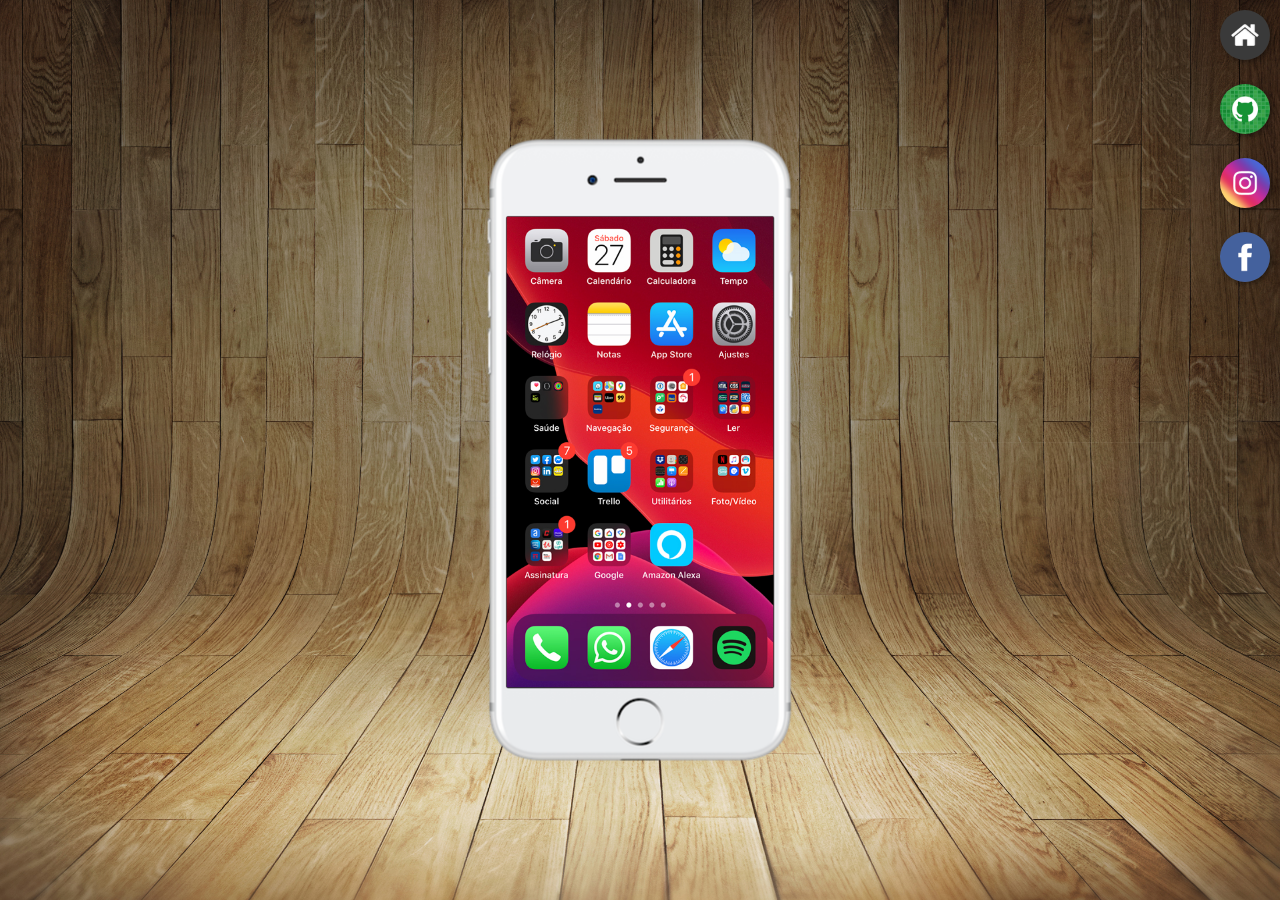
<file: index.html>
<!DOCTYPE html>
<html lang="pt-br">
<head>
    <meta charset="UTF-8">
    <meta http-equiv="X-UA-Compatible" content="IE=edge">
    <meta name="viewport" content="width=device-width, initial-scale=1.0">
    <link rel="shortcut icon" href="favicon.ico" type="image/x-icon">
    <title>Projeto Redes Sociais</title>
    <link rel="stylesheet" href="estilos/style.css">
</head>
<body>
    <main>
        <section id="telefone">
            <iframe src="home.html" name="tela" id="tela" frameborder="0">
                Seu navegador nao e compativel com isso.
            </iframe>
        </section>
        <section id="redes-sociais">
            <a href="home.html" target="tela"><img src="imagens/logo-home.jpg" alt="Home"></a><br>
            <!--<a href="youtube.html" target="tela"><img src="imagens/logo-youtube.jpg" alt="YouTube"></a><br>-->
            <a href="github.html" target="tela"><img src="imagens/logo-github.jpg" alt="GitHub"></a><br>
            <a href="instagram.html" target="tela"><img src="imagens/logo-instagram.jpg" alt="Instagram"></a><br>
           <!--
            <a href="twitter.html" target="tela"><img src="imagens/logo-twitter.jpg" alt="Twitter"></a><br>
           --> 
            <a href="facebook.html" target="tela"><img src="imagens/logo-facebook.jpg" alt="Facebook"></a>
        </section>
    </main>
</body>
</html>
</file>
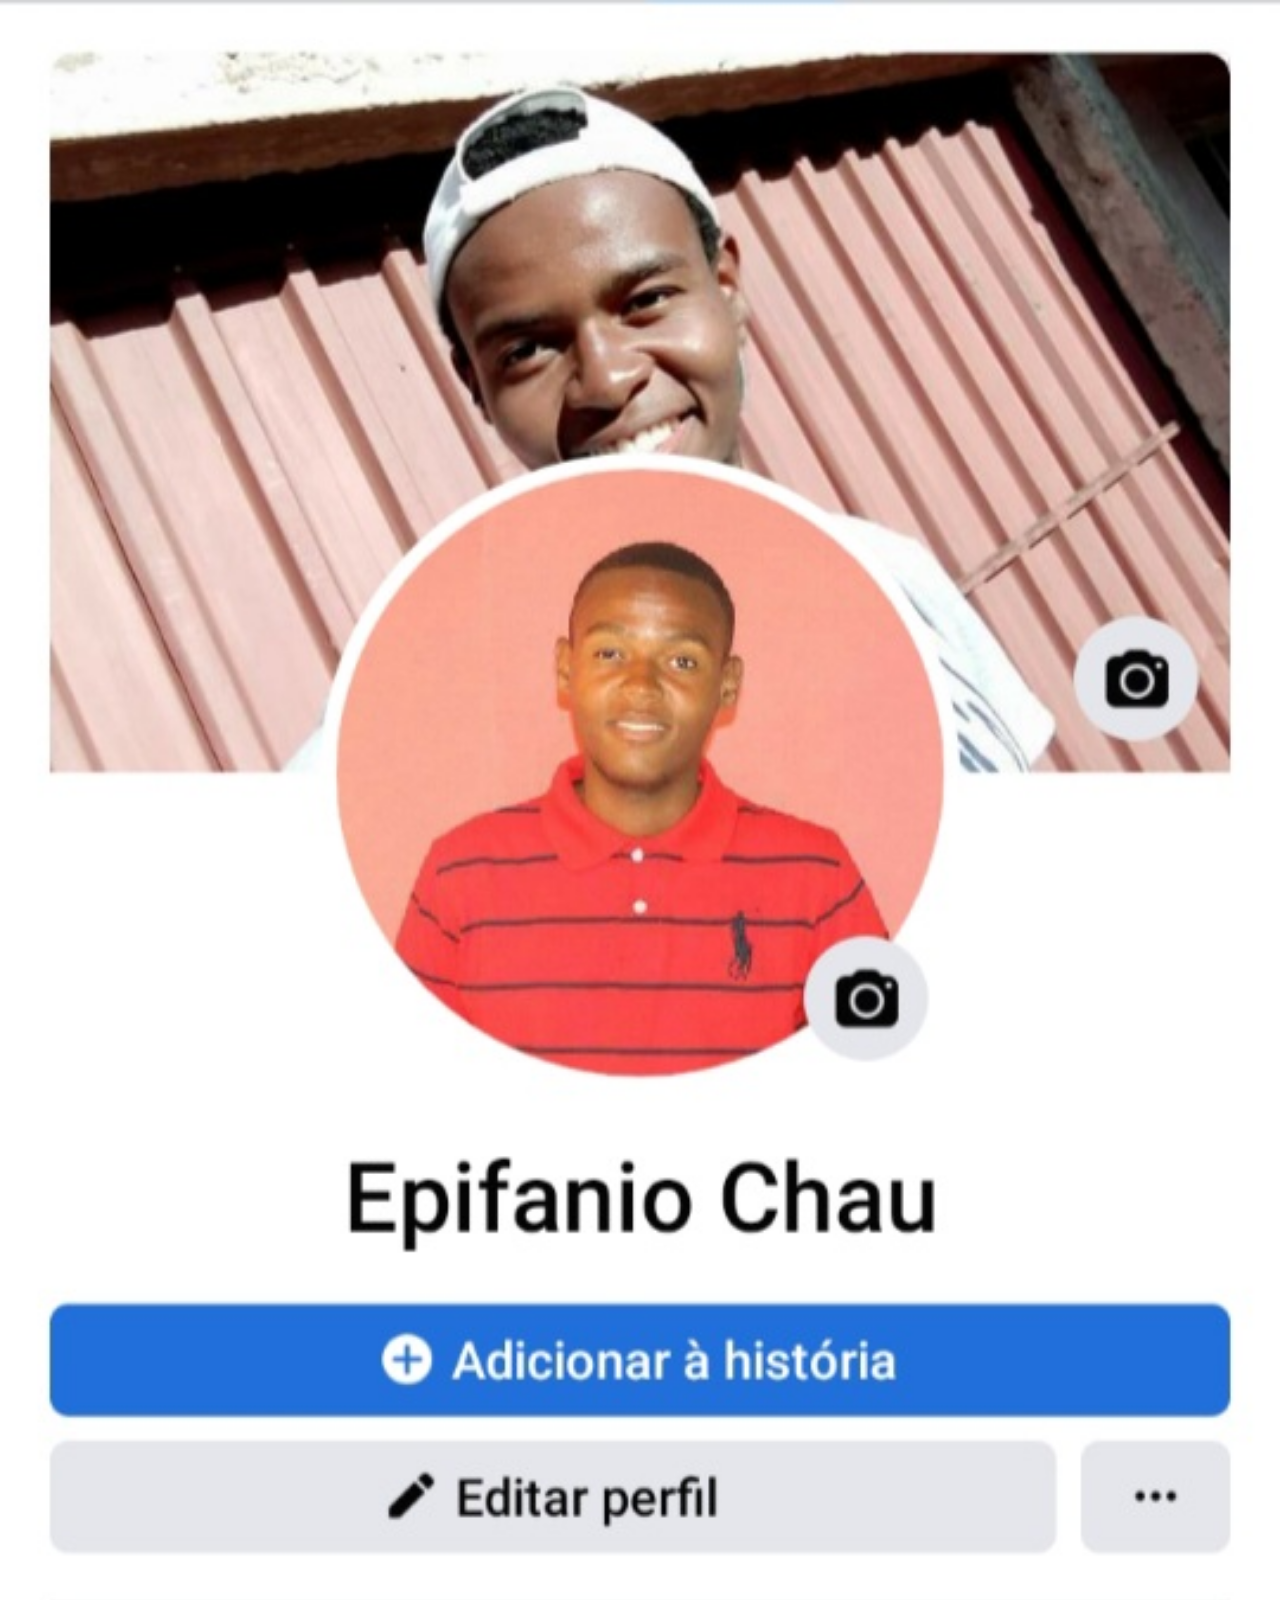
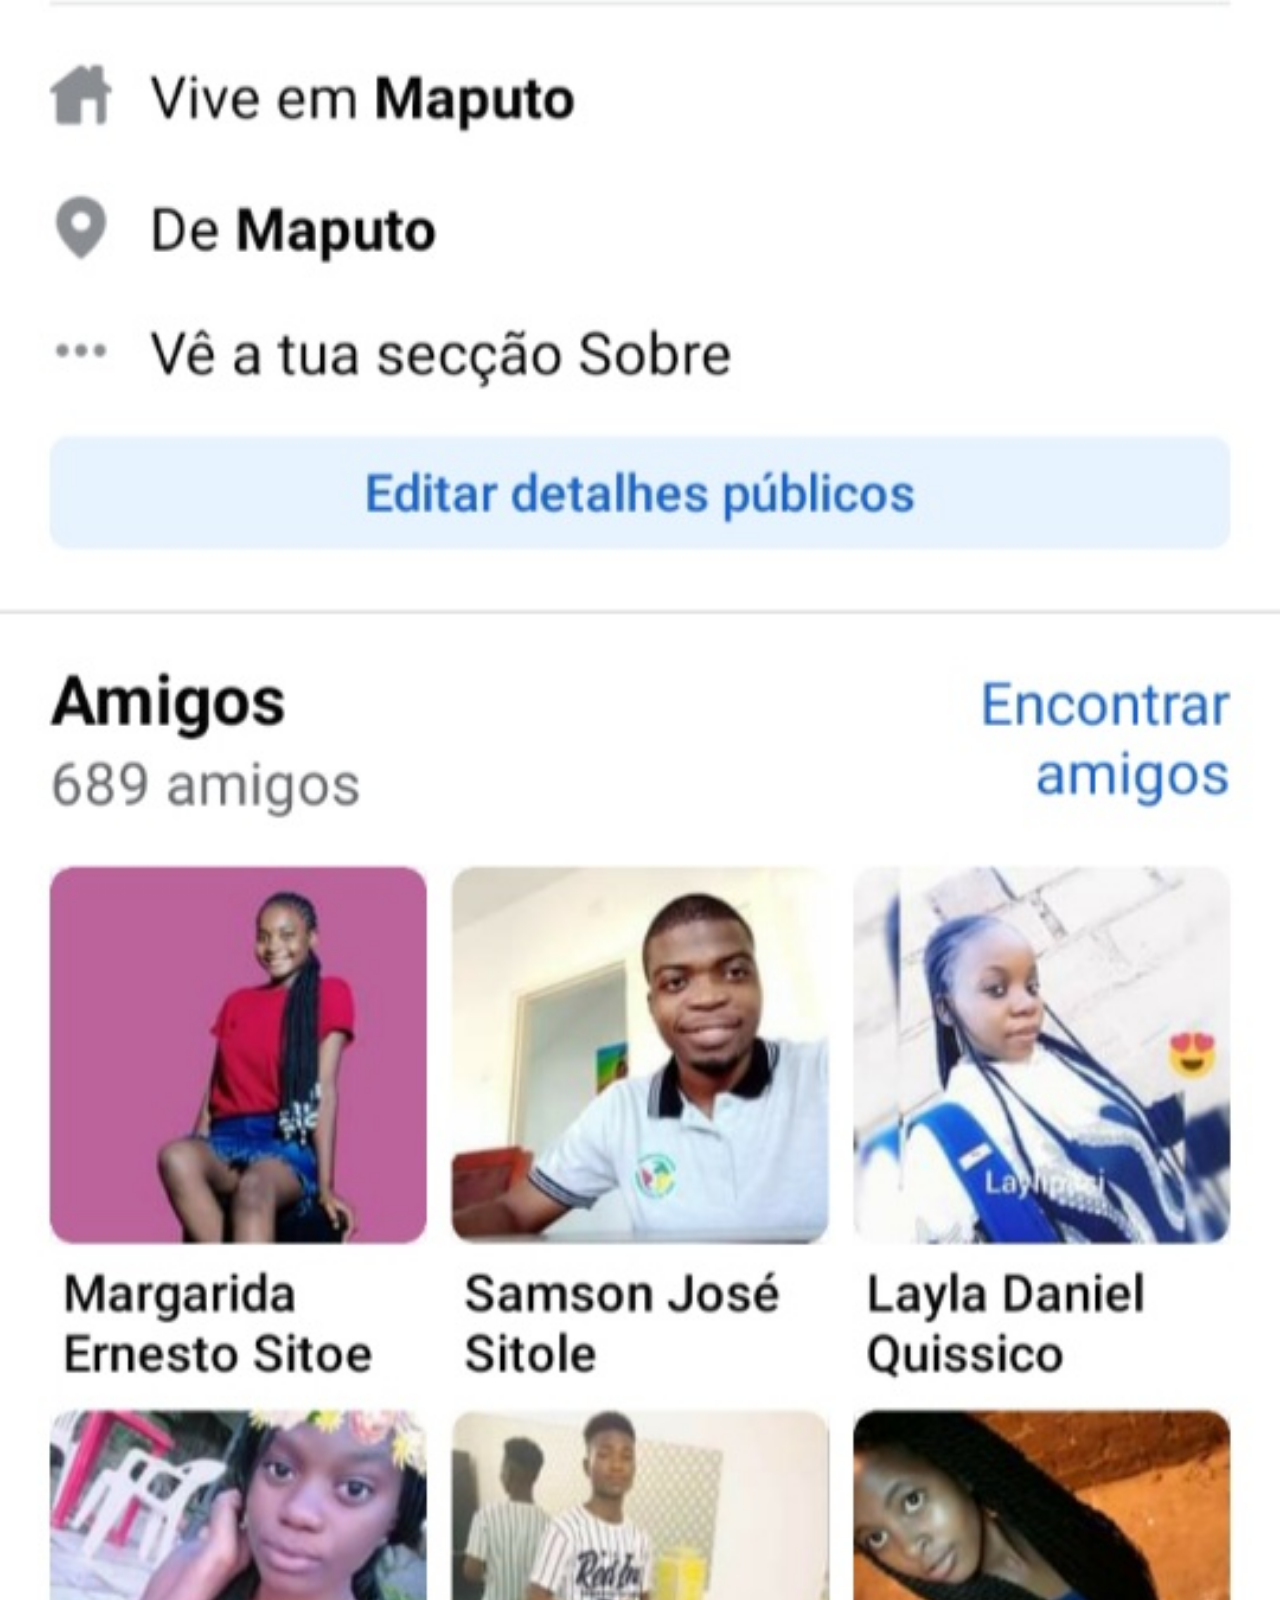
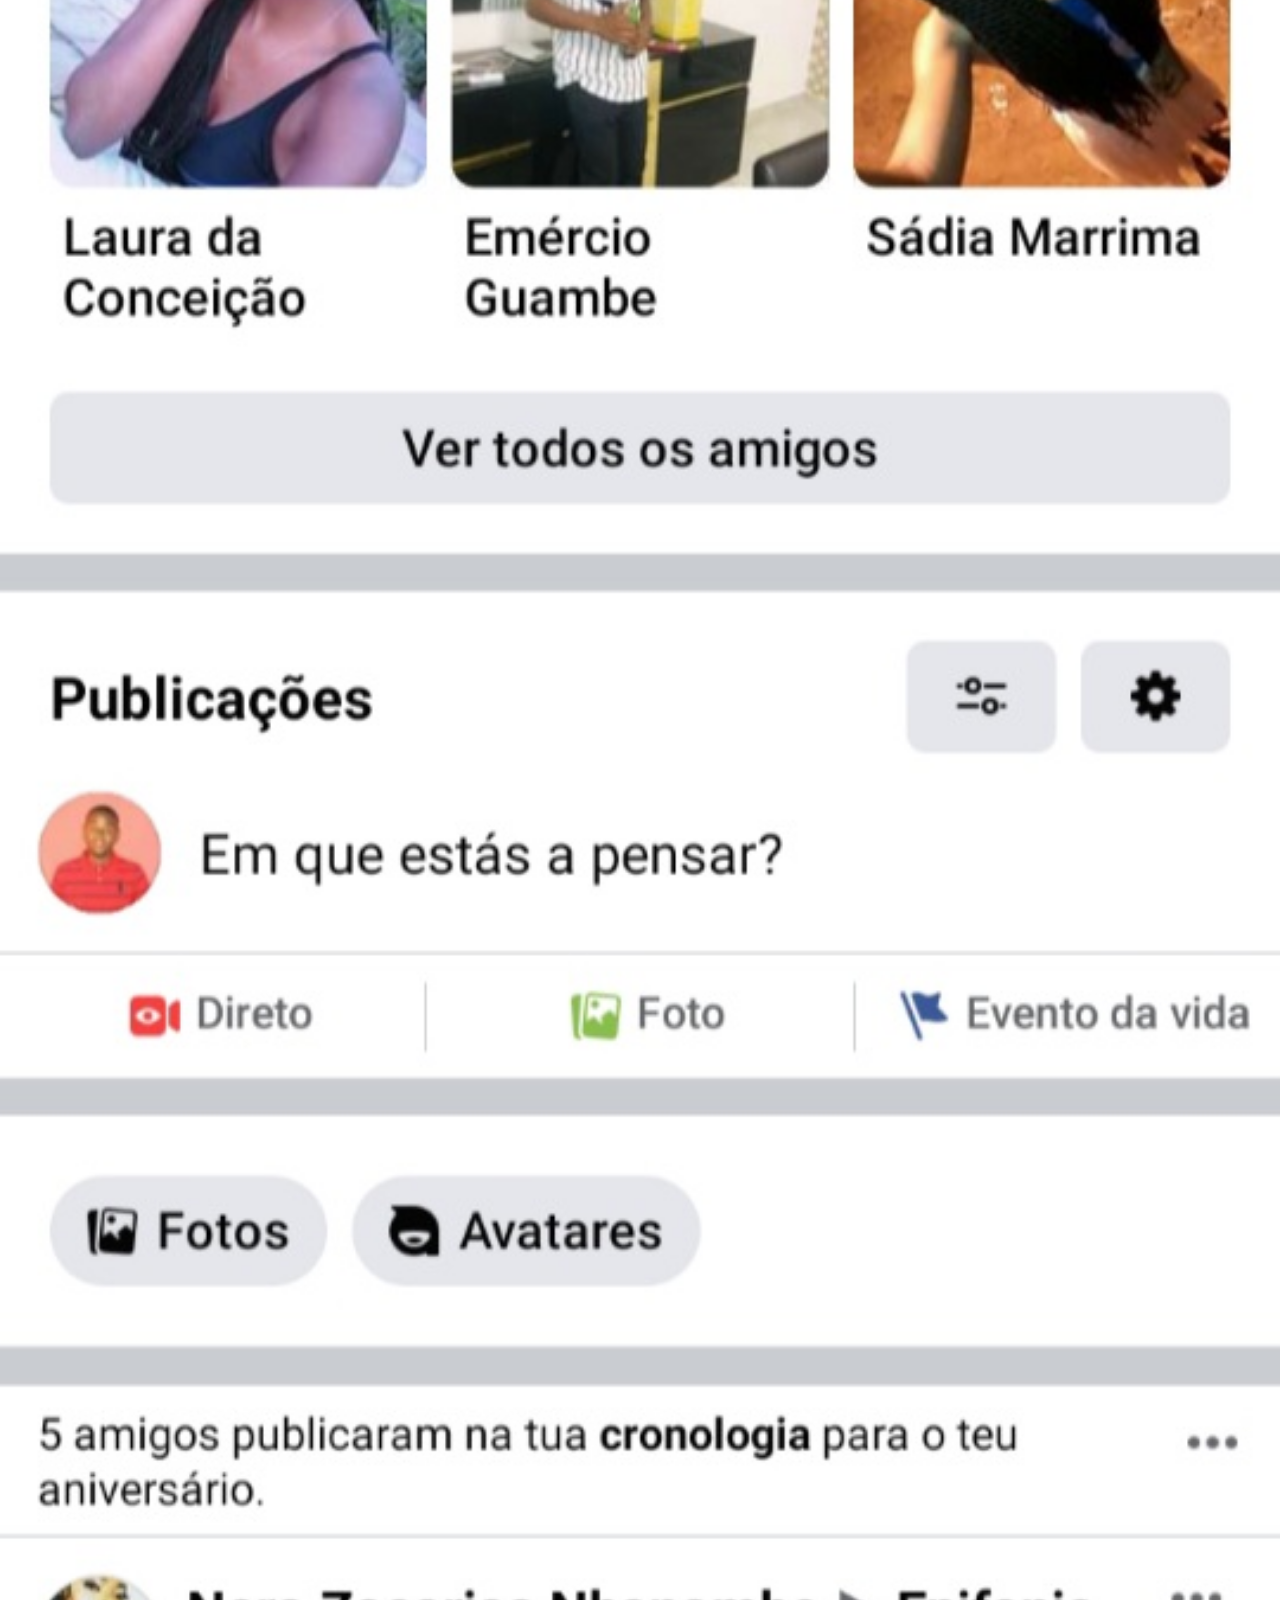
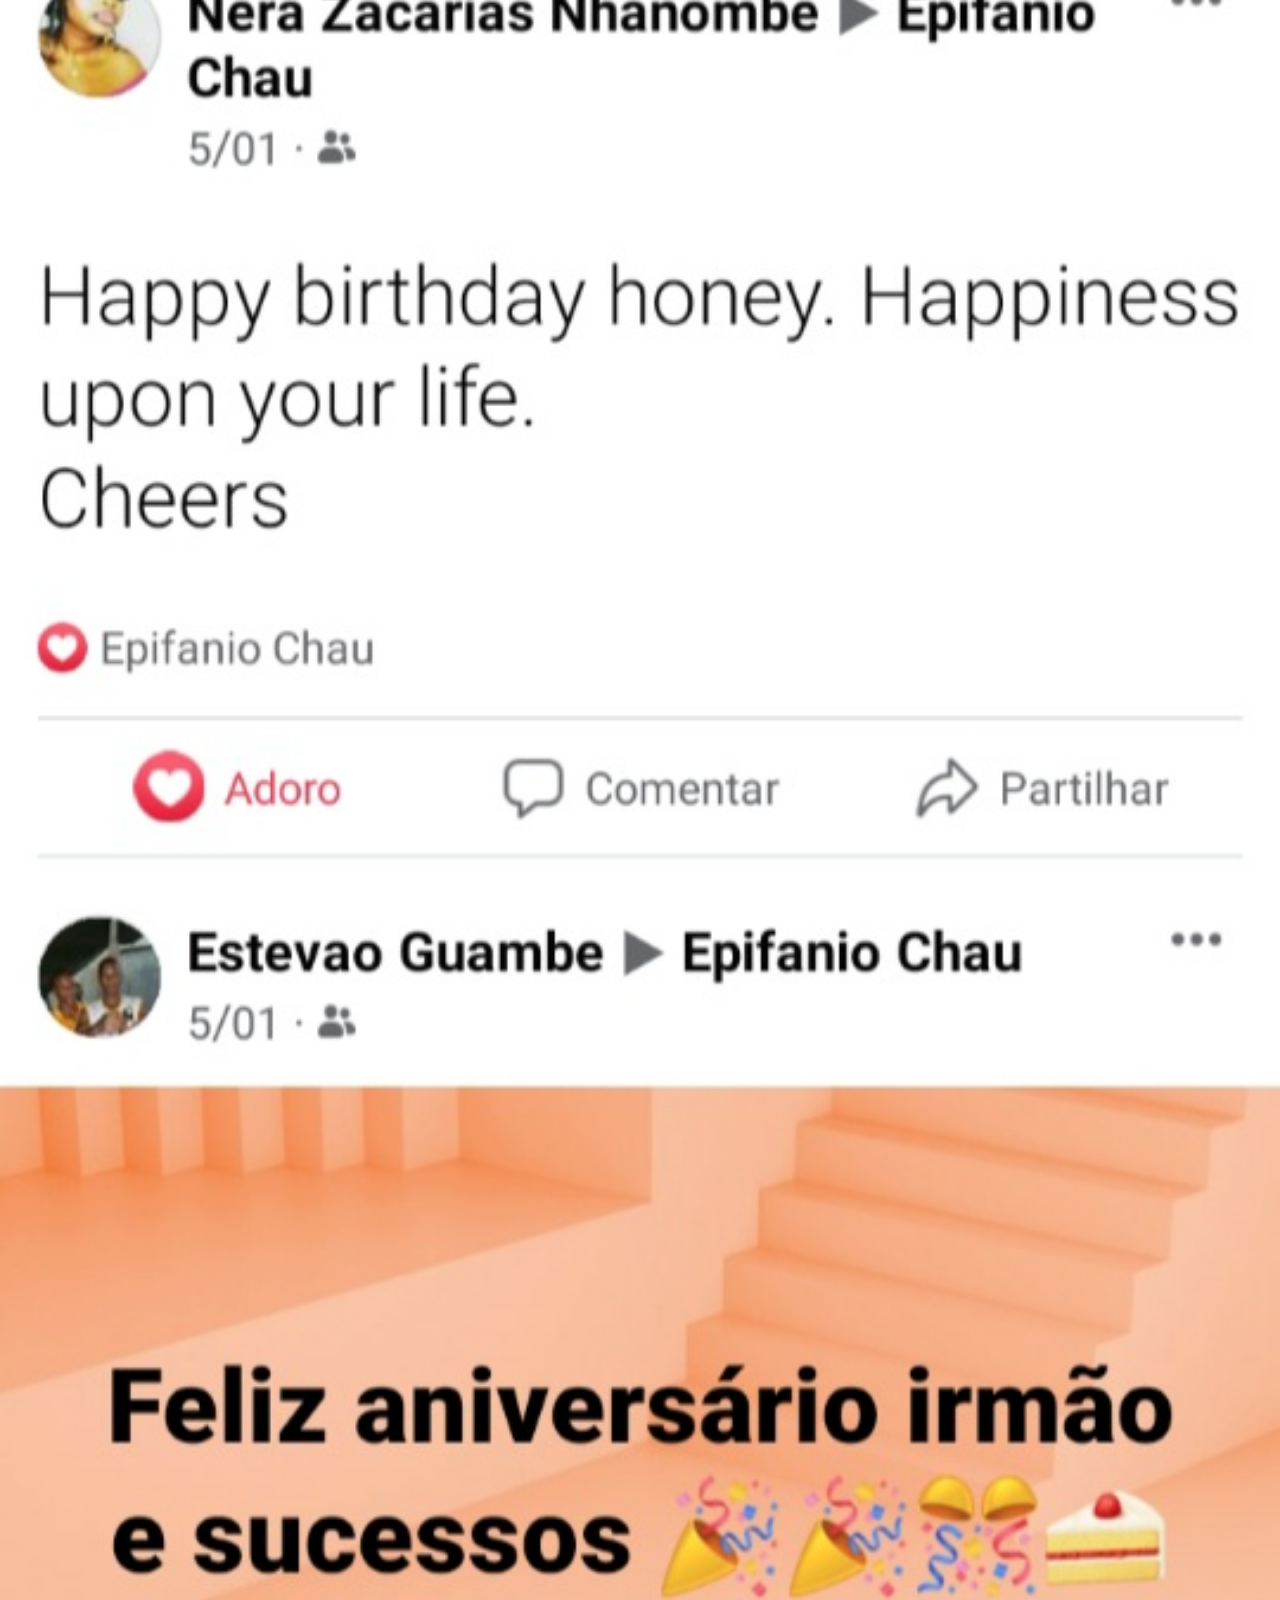
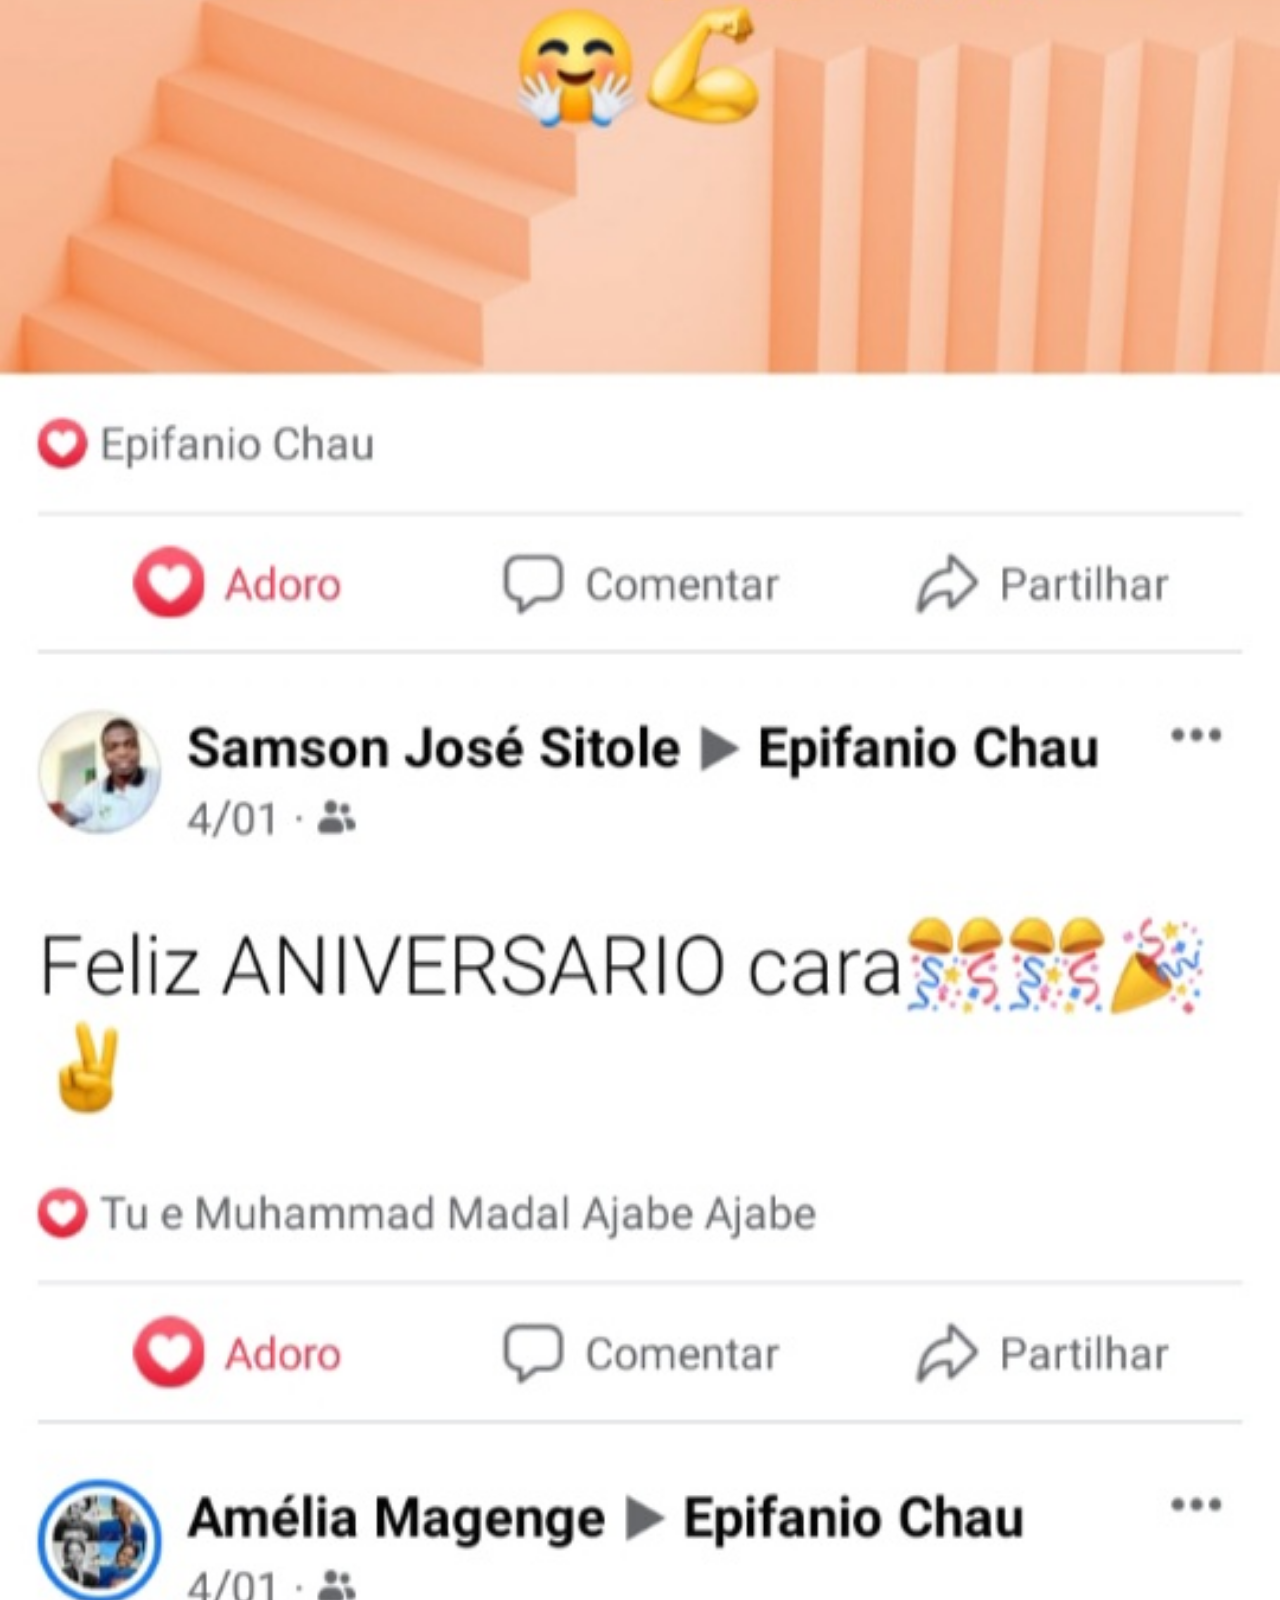
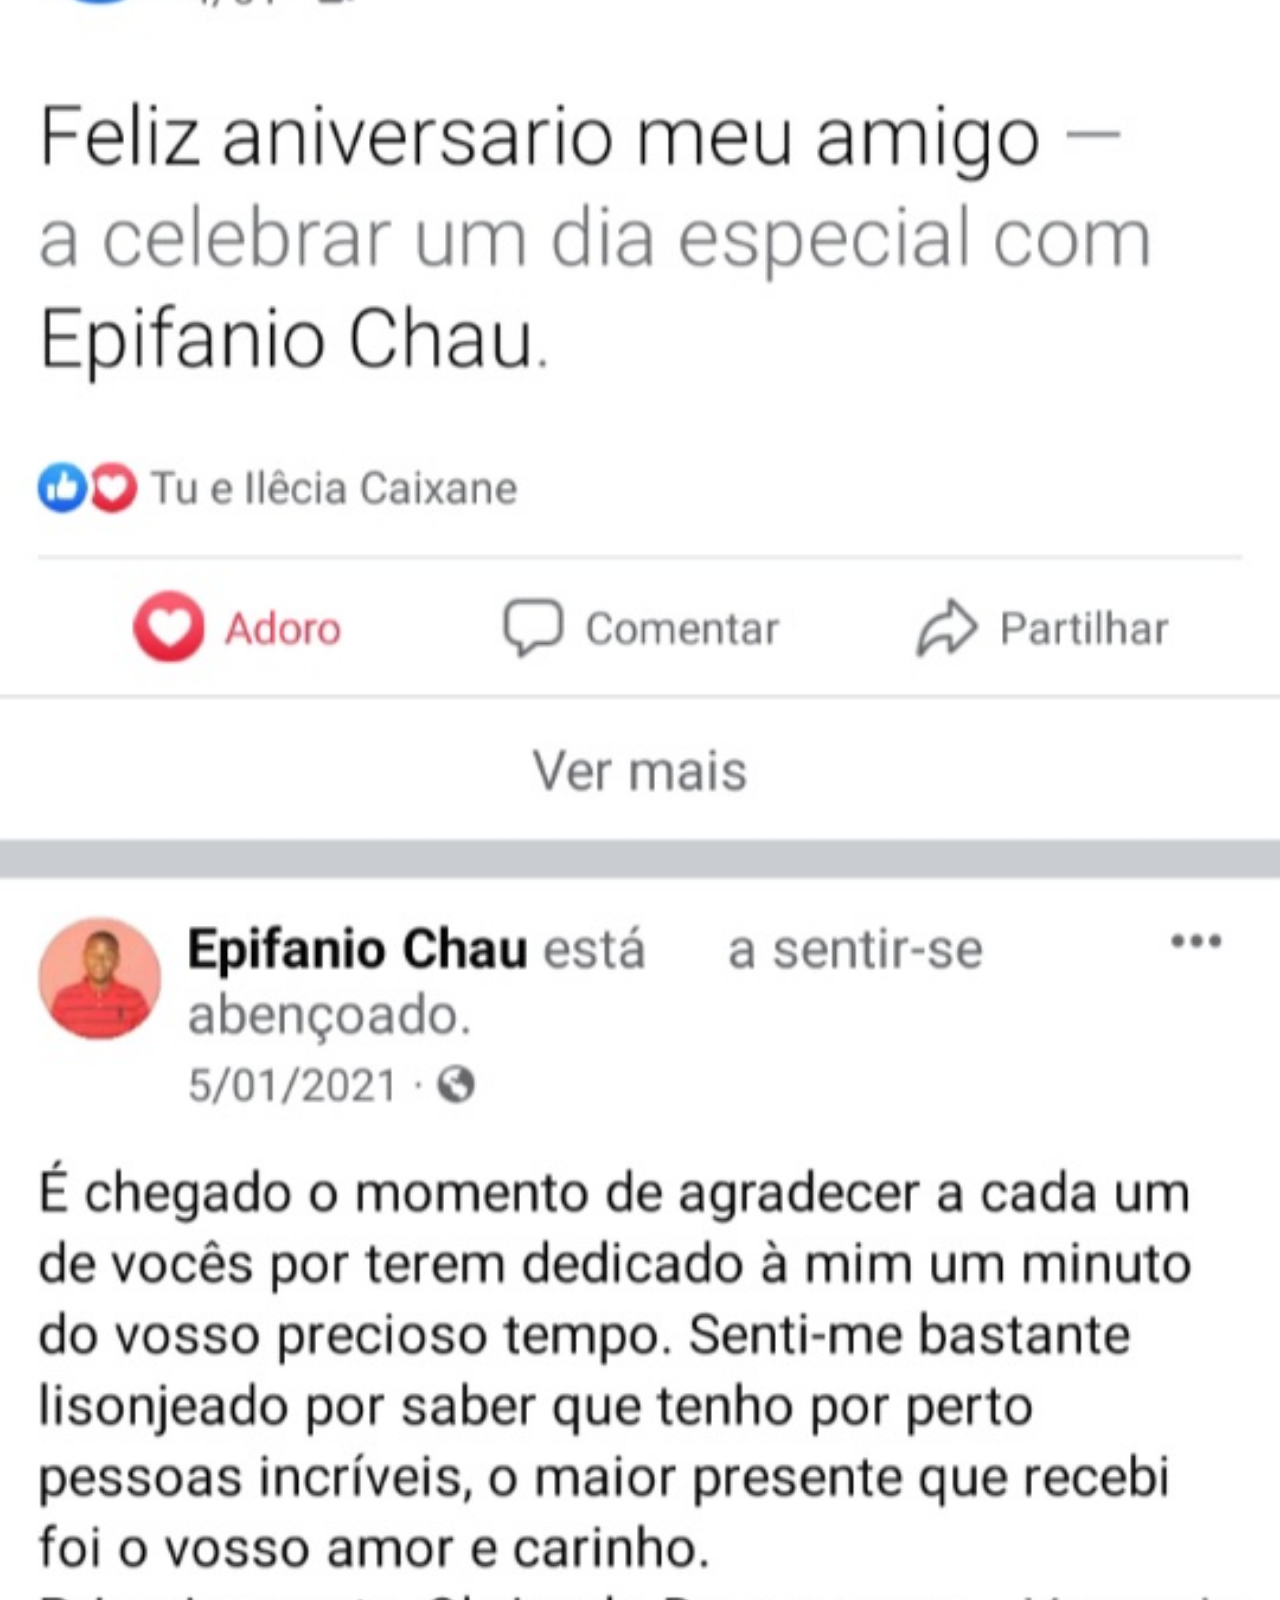
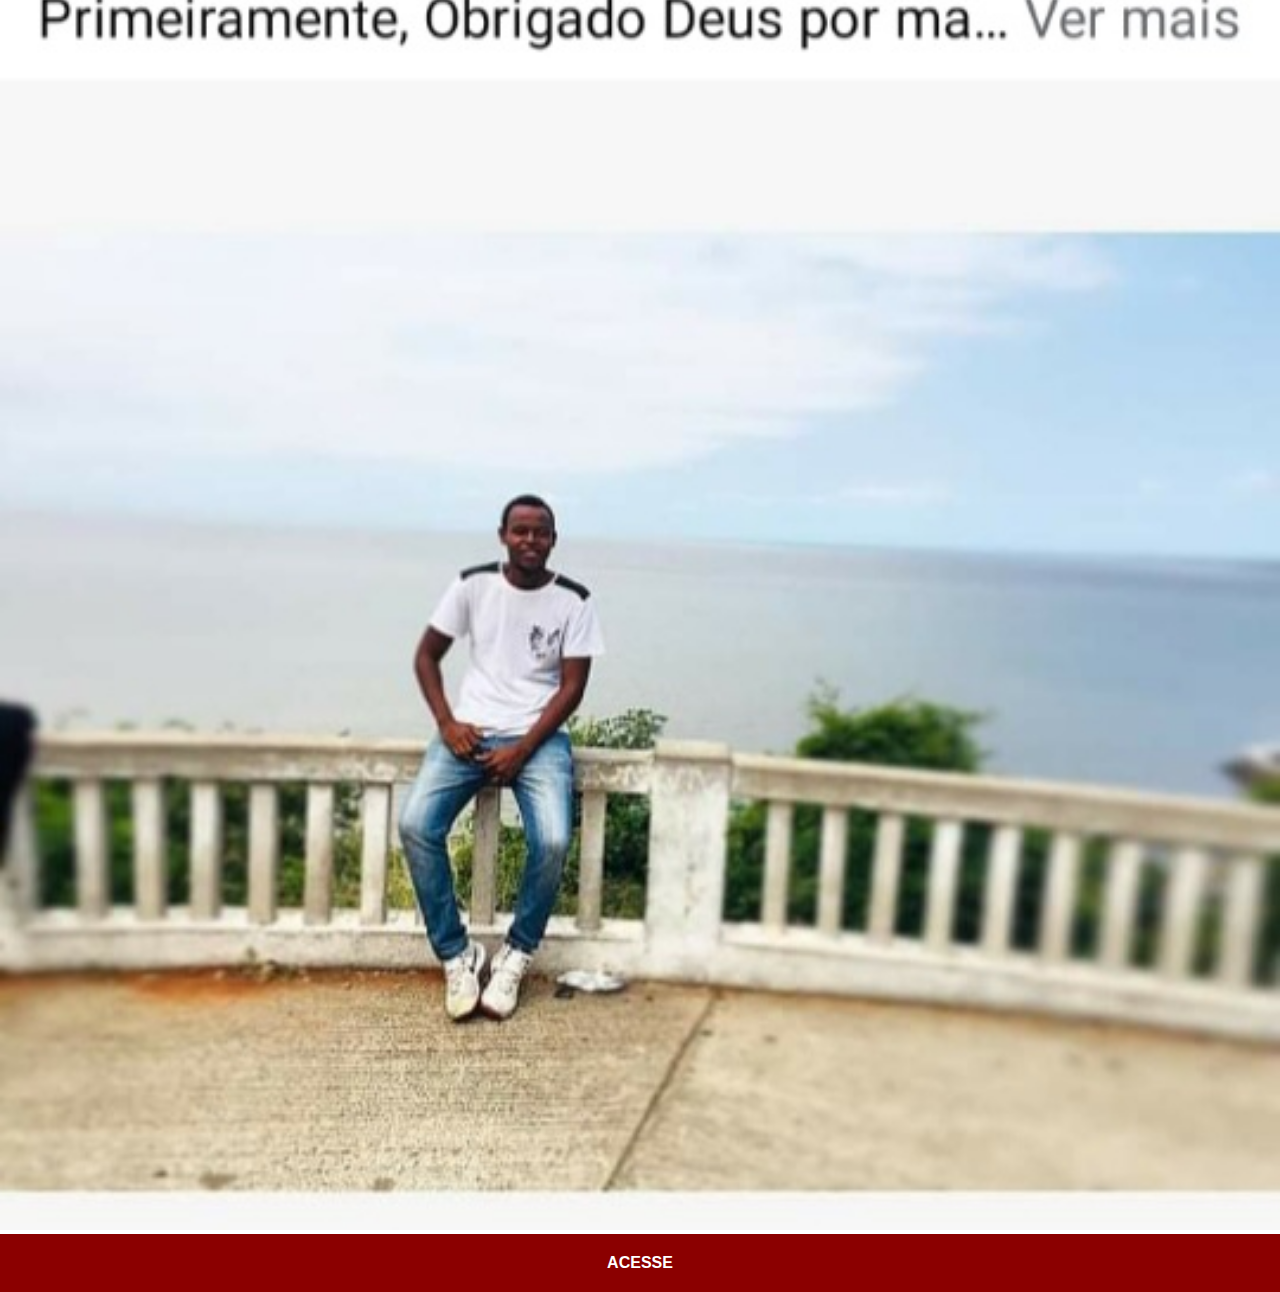
<file: facebook.html>
<!DOCTYPE html>
<html lang="pt-br">
<head>
    <meta charset="UTF-8">
    <meta http-equiv="X-UA-Compatible" content="IE=edge">
    <meta name="viewport" content="width=device-width, initial-scale=1.0">
    <title>Facebook</title>
    <link rel="stylesheet" href="estilo/social.css">
</head>
<body>
    <img src="imagens/tela facebook.jpg" alt="Facebook">
    <a href="https://web.facebook.com/epifanio.chau.9" target="_blank">ACESSE</a>
</body>
</html>
</file>
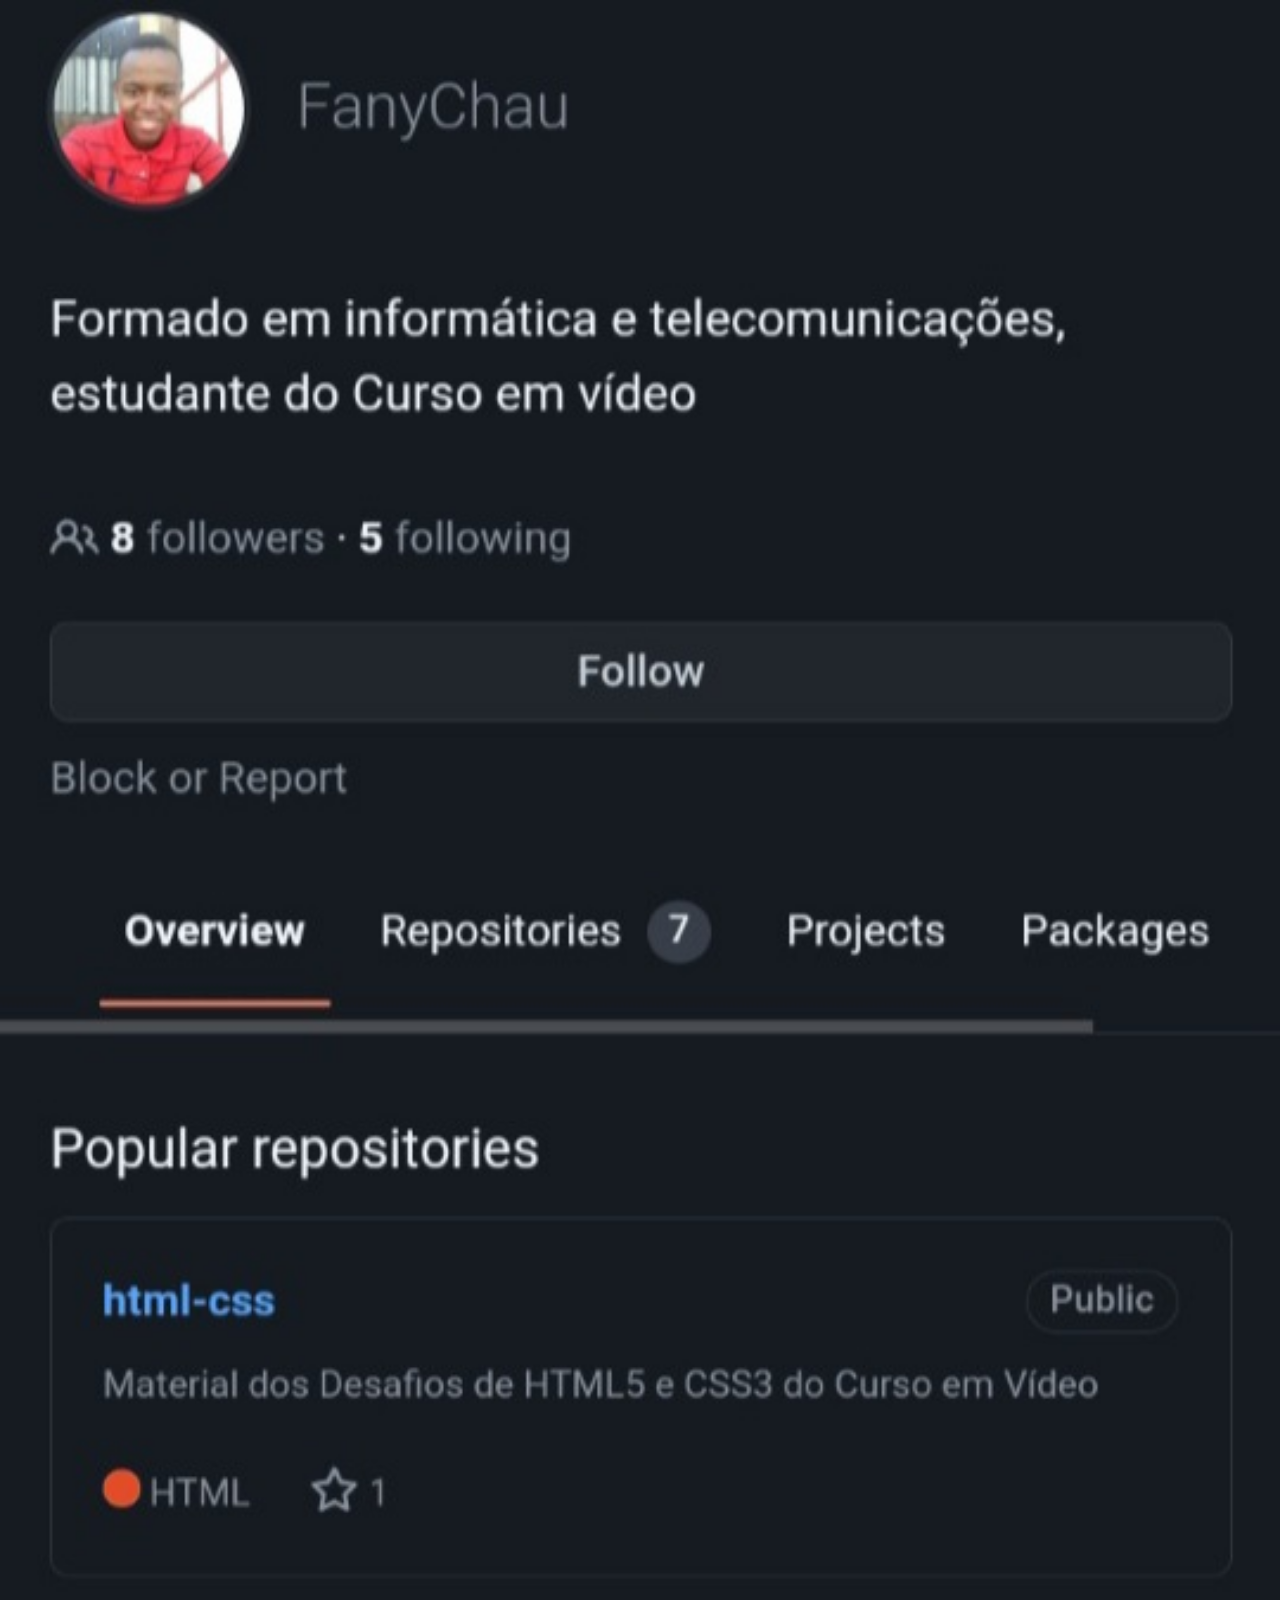
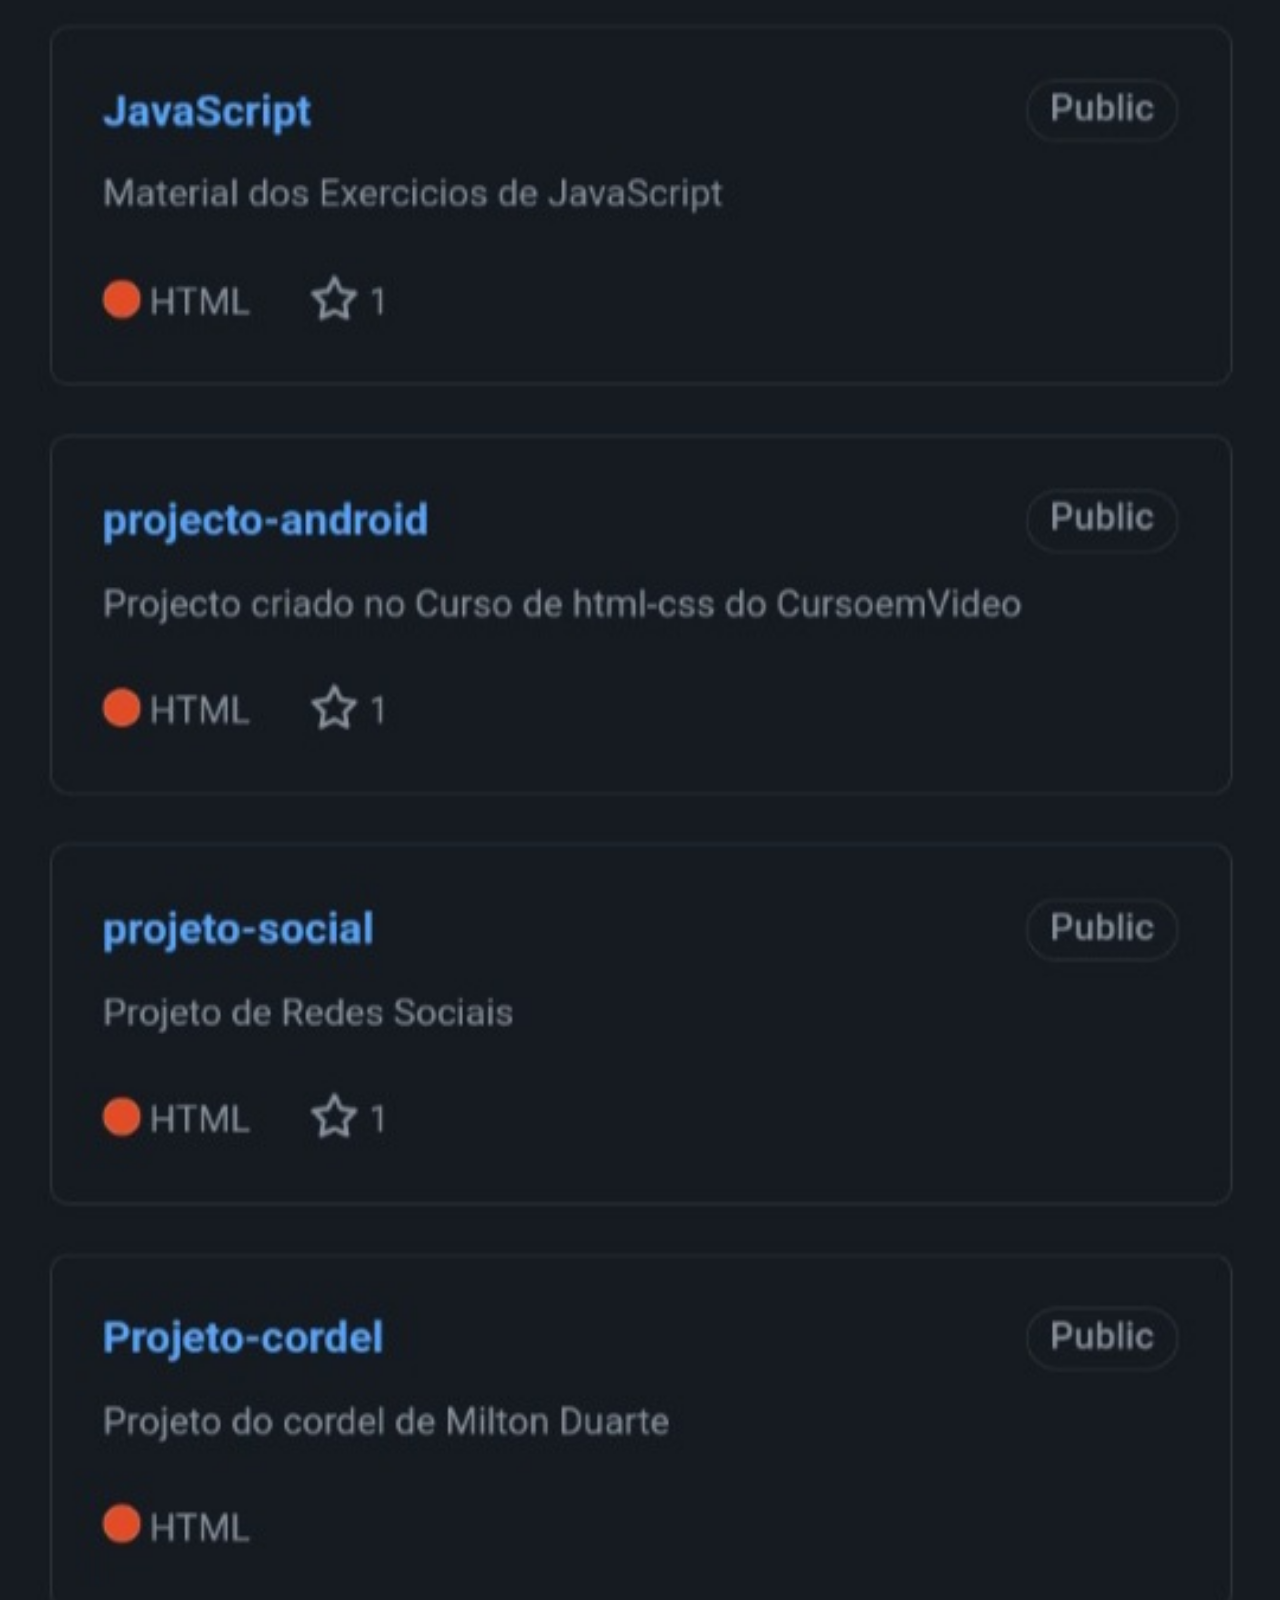
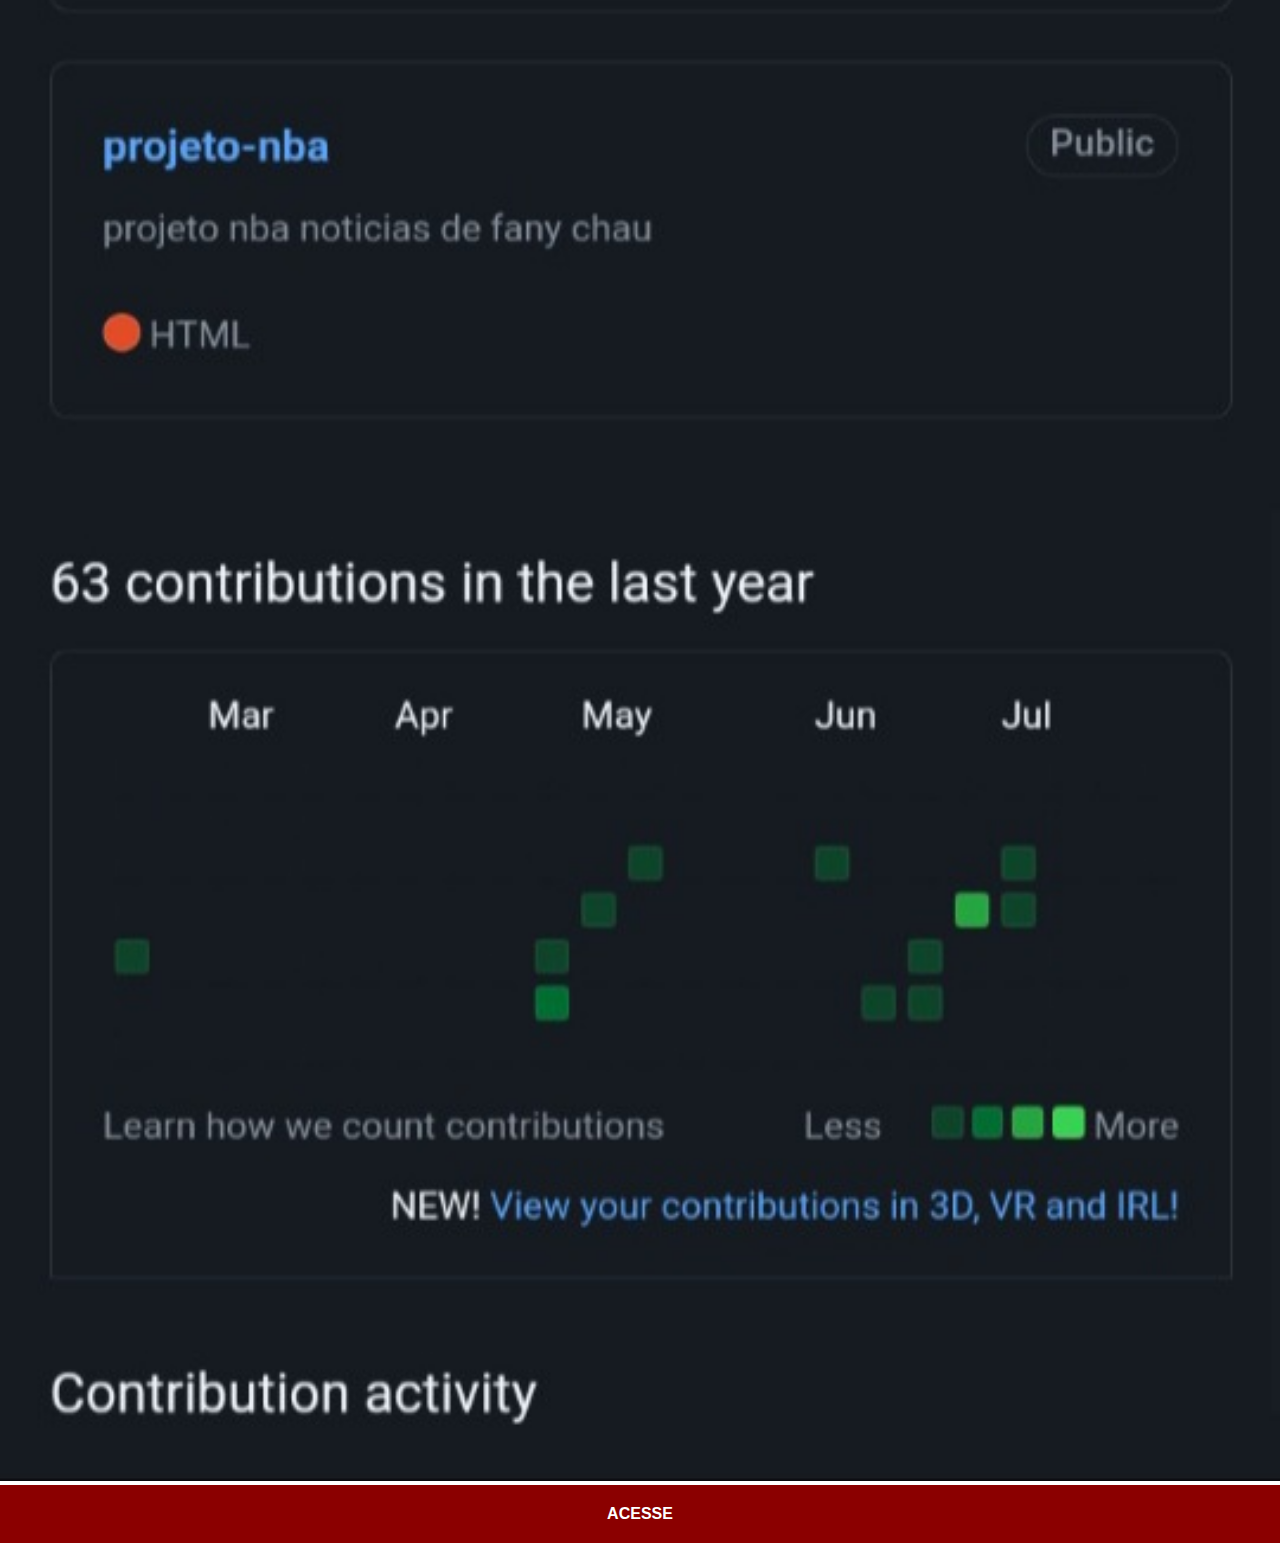
<file: github.html>
<!DOCTYPE html>
<html lang="pt-br">
<head>
    <meta charset="UTF-8">
    <meta http-equiv="X-UA-Compatible" content="IE=edge">
    <meta name="viewport" content="width=device-width, initial-scale=1.0">
    <title>GitHub</title>
    <link rel="stylesheet" href="estilo/social.css">
</head>
<body>
  <img src="imagens/tela github.jpg" alt="GitHub">  
  <a href="https://github.com/FanyChau" target="_blank">ACESSE</a>
</body>
</html>
</file>
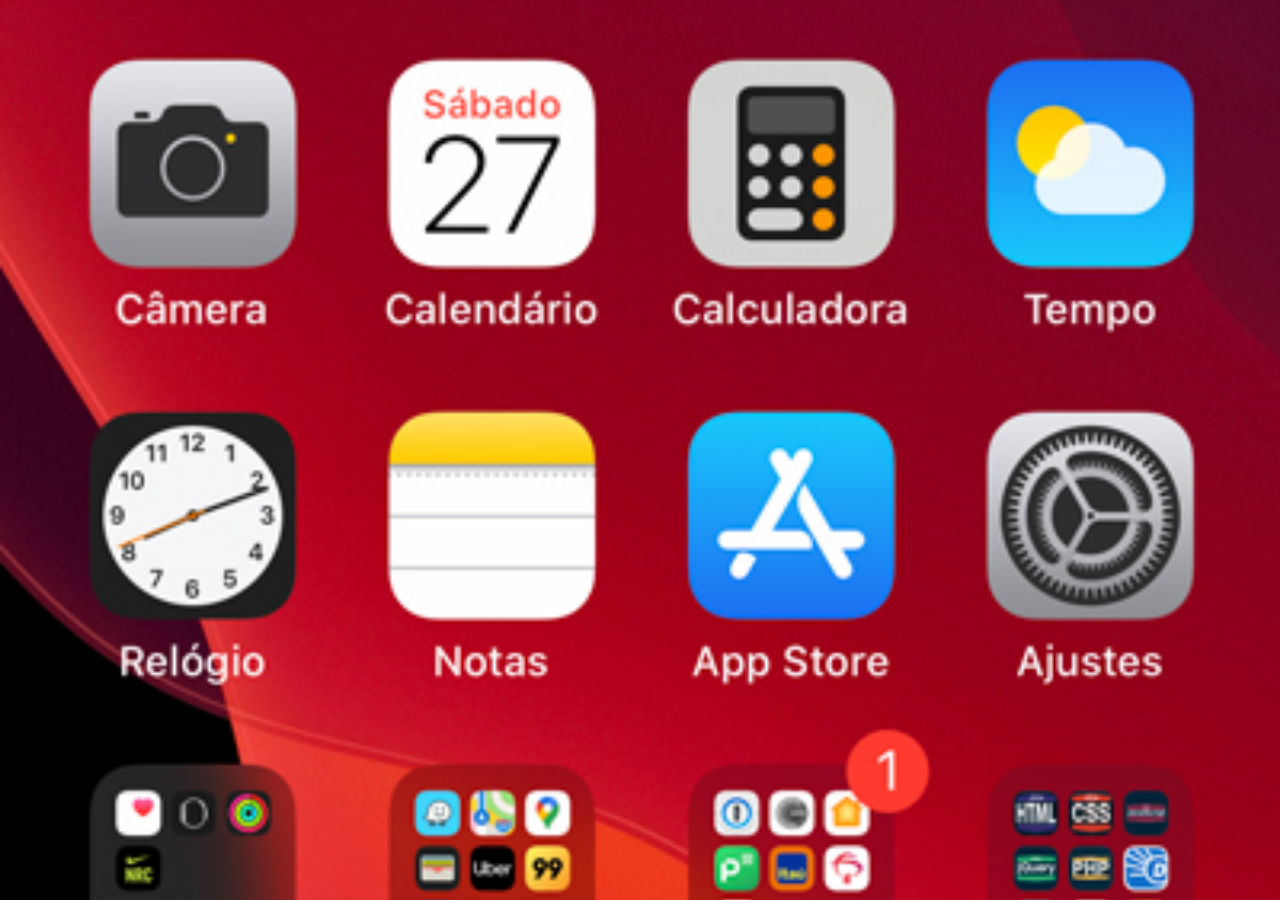
<file: home.html>
<!DOCTYPE html>
<html lang="pt-br">
<head>
    <meta charset="UTF-8">
    <meta http-equiv="X-UA-Compatible" content="IE=edge">
    <meta name="viewport" content="width=device-width, initial-scale=1.0">
    <title>Home</title>
    <style>
        *{
            margin: 0px;
            padding: 0px;
        }

        body{
            width: 100vw;
            height: 100vh;
            background: black url('imagens/tela-home.jpg') no-repeat top center;
            background-size: cover;
        }
    </style>
</head>
<body>
    
</body>
</html>
</file>
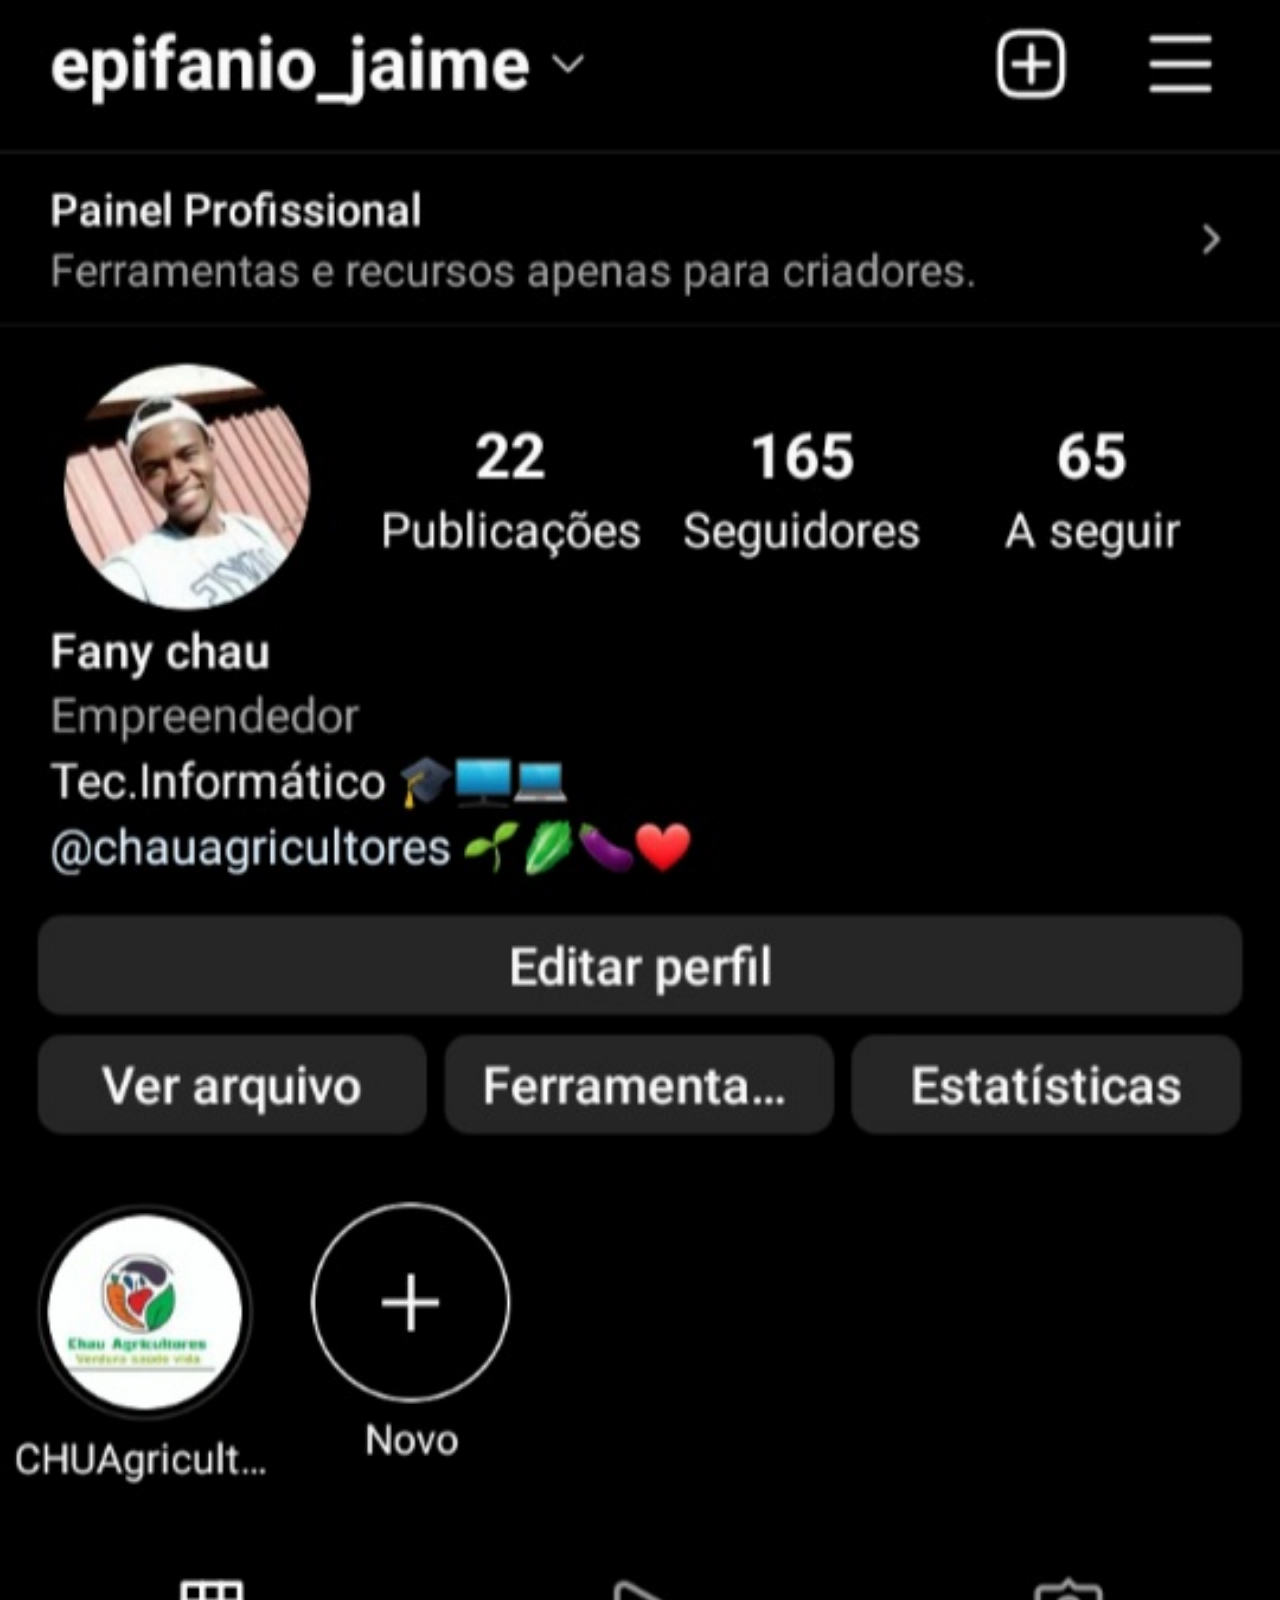
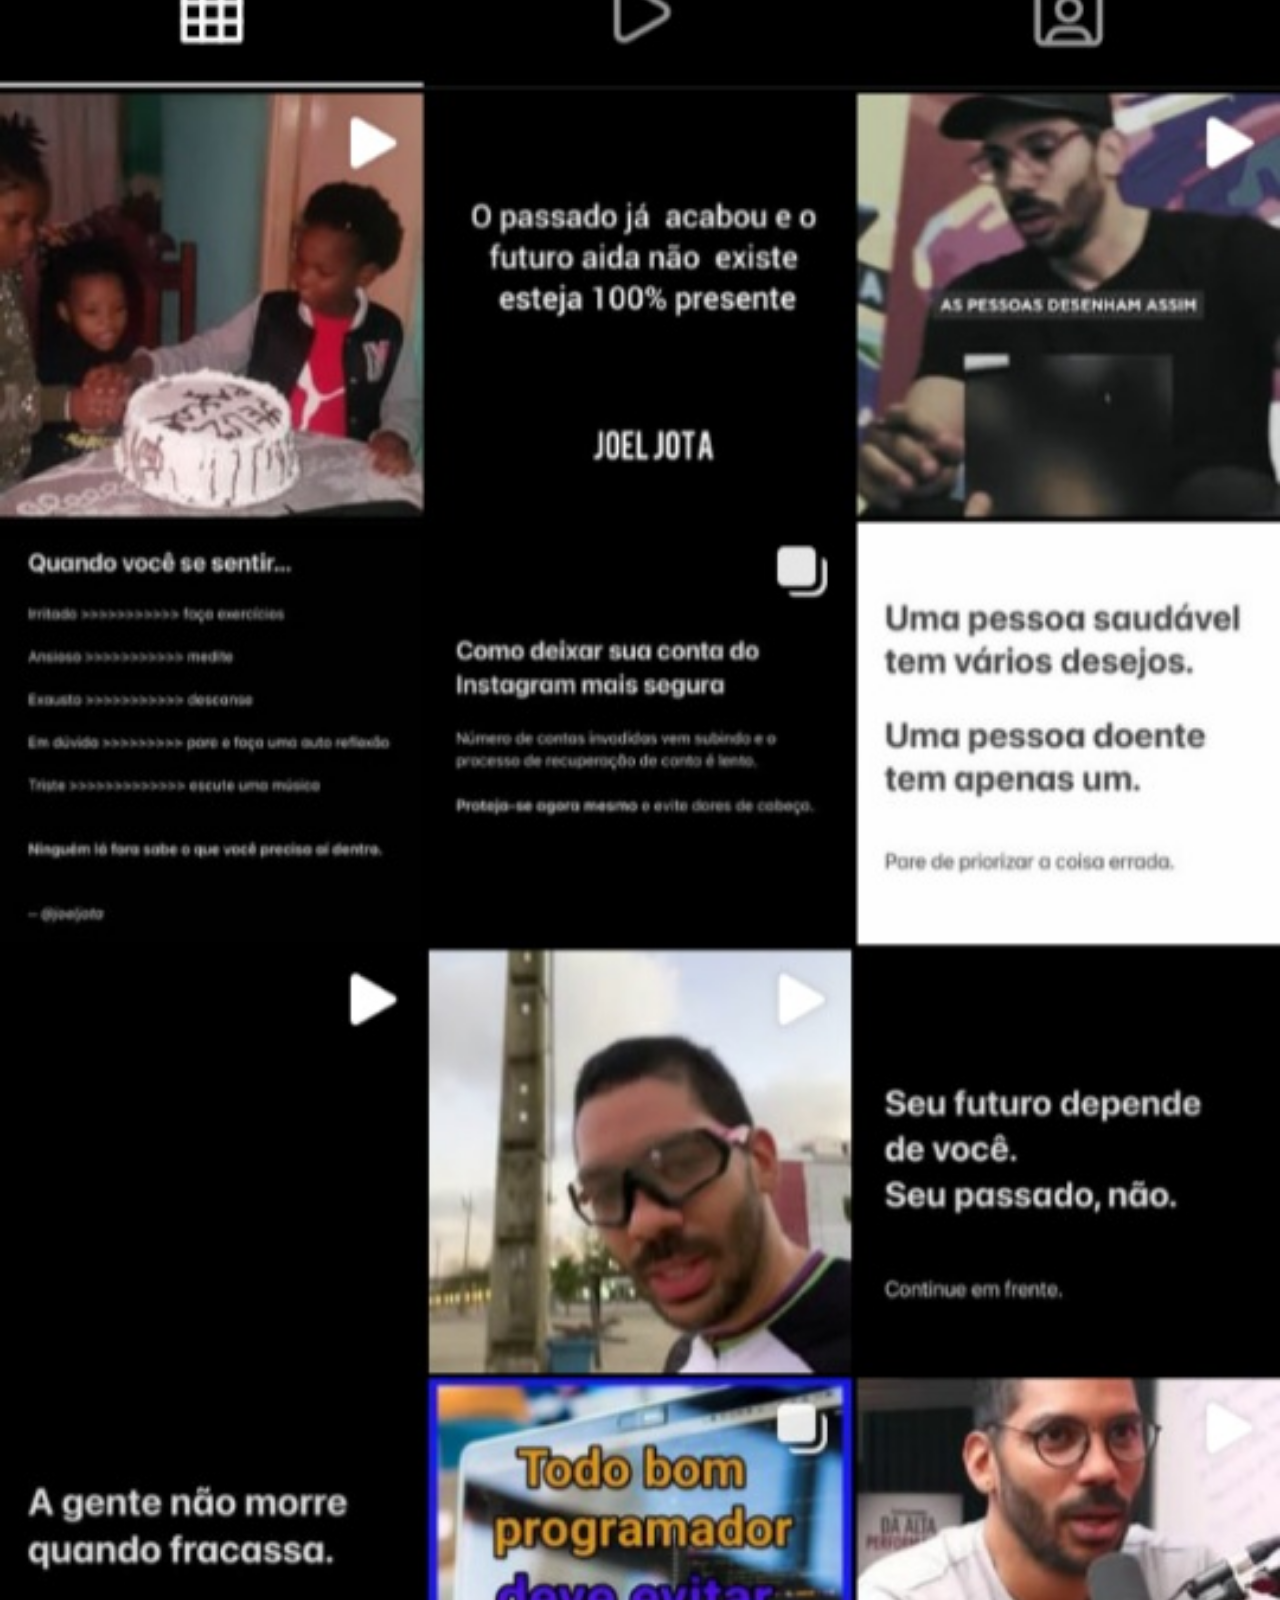
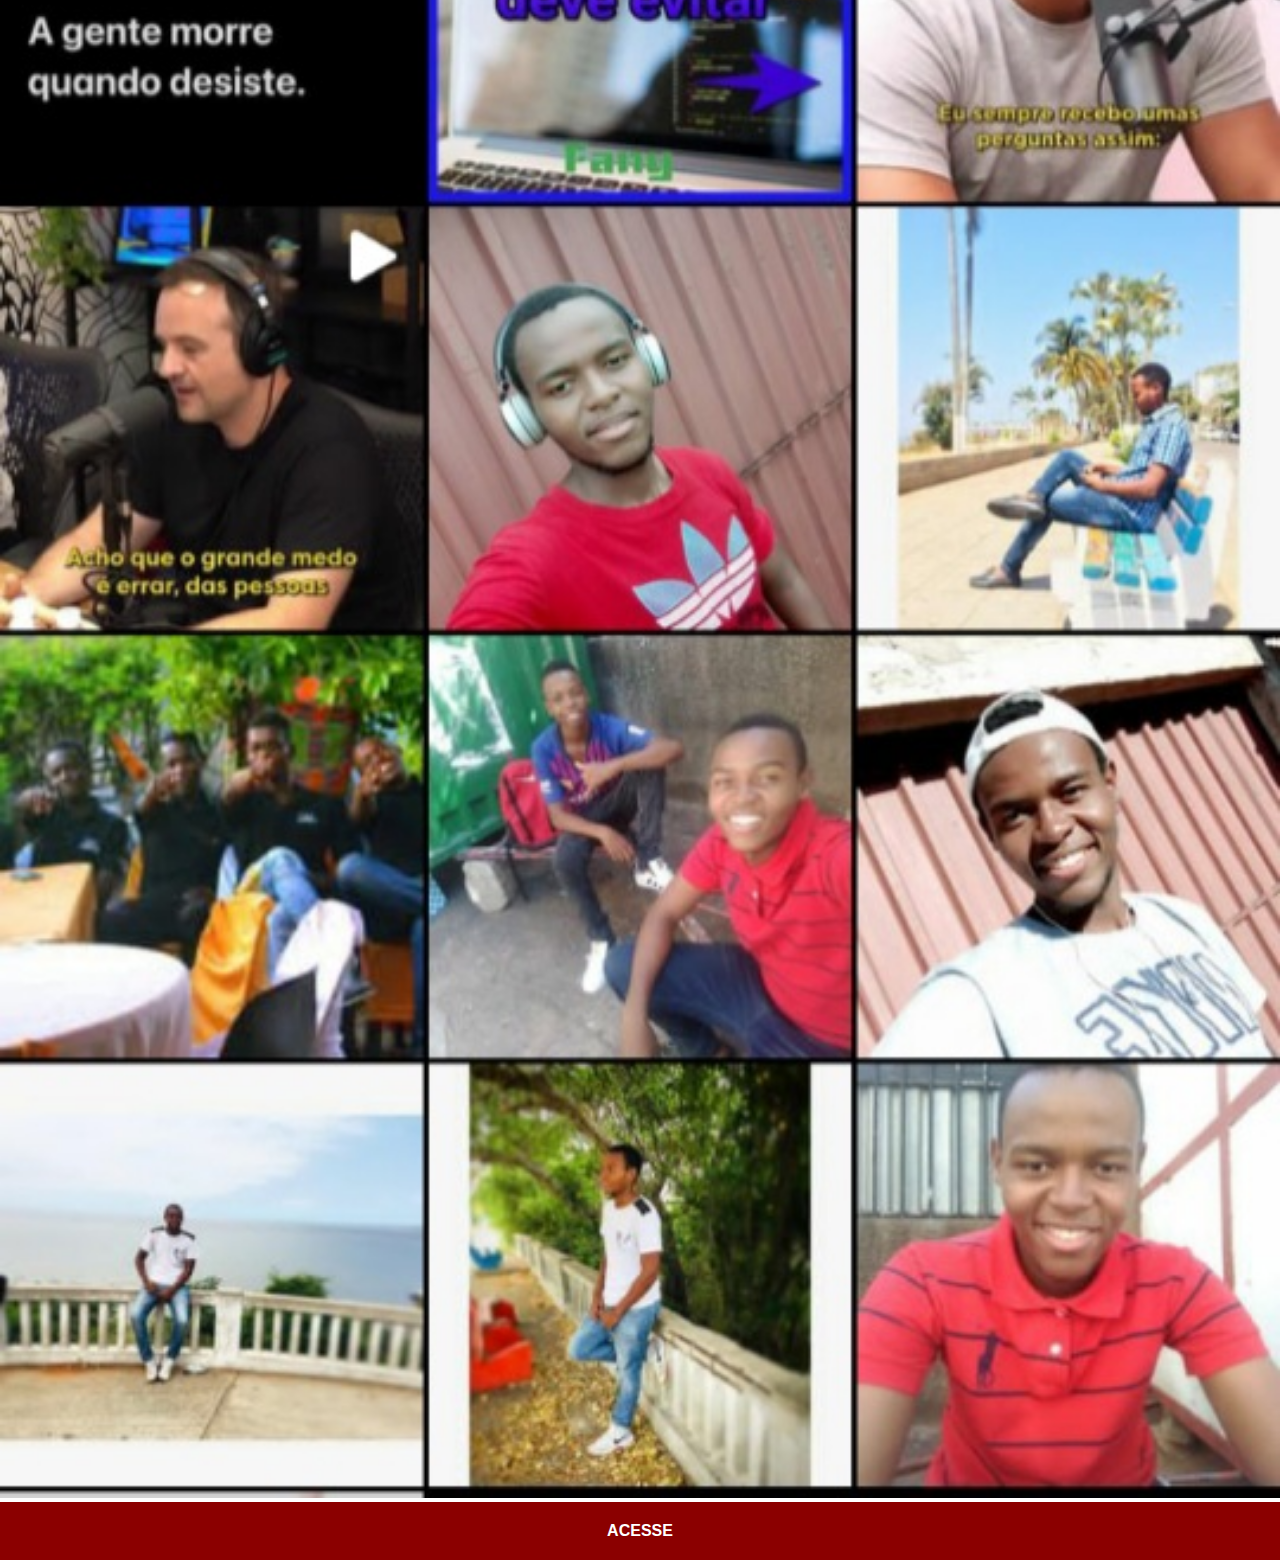
<file: instagram.html>
<!DOCTYPE html>
<html lang="pt-br">
<head>
    <meta charset="UTF-8">
    <meta http-equiv="X-UA-Compatible" content="IE=edge">
    <meta name="viewport" content="width=device-width, initial-scale=1.0">
    <title>Instagram</title>
   <link rel="stylesheet" href="estilo/social.css">
</head>
<body>
   <img src="imagens/tela instagram.jpg" alt="Instagram"> 
   <a href="https://www.instagram.com/epifanio_jaime/" target="_blank">ACESSE</a>
</body>
</html>
</file>
<file: estilos/style.css>
@charset "UTF-8";

*{
    margin: 0px;
    padding: 0px;
    font-family: Arial, Helvetica, sans-serif;
}

html, body{
    height: 100vh;
    width: 100vw;
    background-color: black;
}

body{
    background: url('../imagens/fundo-madeira.jpg') no-repeat top center;
    background-size: cover;
    background-attachment: fixed
}

main{
    height: 100vh;
    position: relative;

}

section#telefone {
    top: 50%;
    left: 50%;
    transform: translate(-50%, -50%);
    position: absolute;

    height: 627px;
    width: 311px;
    background:url('../imagens/frame-iphone.png') no-repeat;
    
}

iframe#tela{
    position: relative;
    top: 80px;
    left: 22px;
    width: 267px;
    height: 471px;
}

section#redes-sociais img{
    width: 50px;
    margin: 10px;
    border-radius: 50%;
    box-shadow: 2px 2px 5px rgba(0, 0, 0, 0.400);
    box-sizing: border-box;
}

section#redes-sociais{
    text-align: right;
}

section#redes-sociais img:hover{
    border: 2px solid rgba(255, 255, 255, 0.637);
    transform: translate(-3px, -3px);
    box-shadow: 5px 5px 10px rgba(0, 0, 0, 0.623);
    transition: transform .3s, border 1s;
}
</file>
<file: estilo/social.css>
@charset "UTF-8";

*{
    margin: 0px;
    padding: 0px;
    font-family: Arial, Helvetica, sans-serif;
}

::-webkit-scrollbar{
    width: 0px;
    height: 0px;
}

img{
    width: 100vw;
}
a{
    display: block;
    background-color: darkred;
    color: white;
    padding: 20px;
    text-align: center;
    font-weight: bolder;
    text-decoration: none;
}

a:hover{
    background-color: red;
}
</file>
